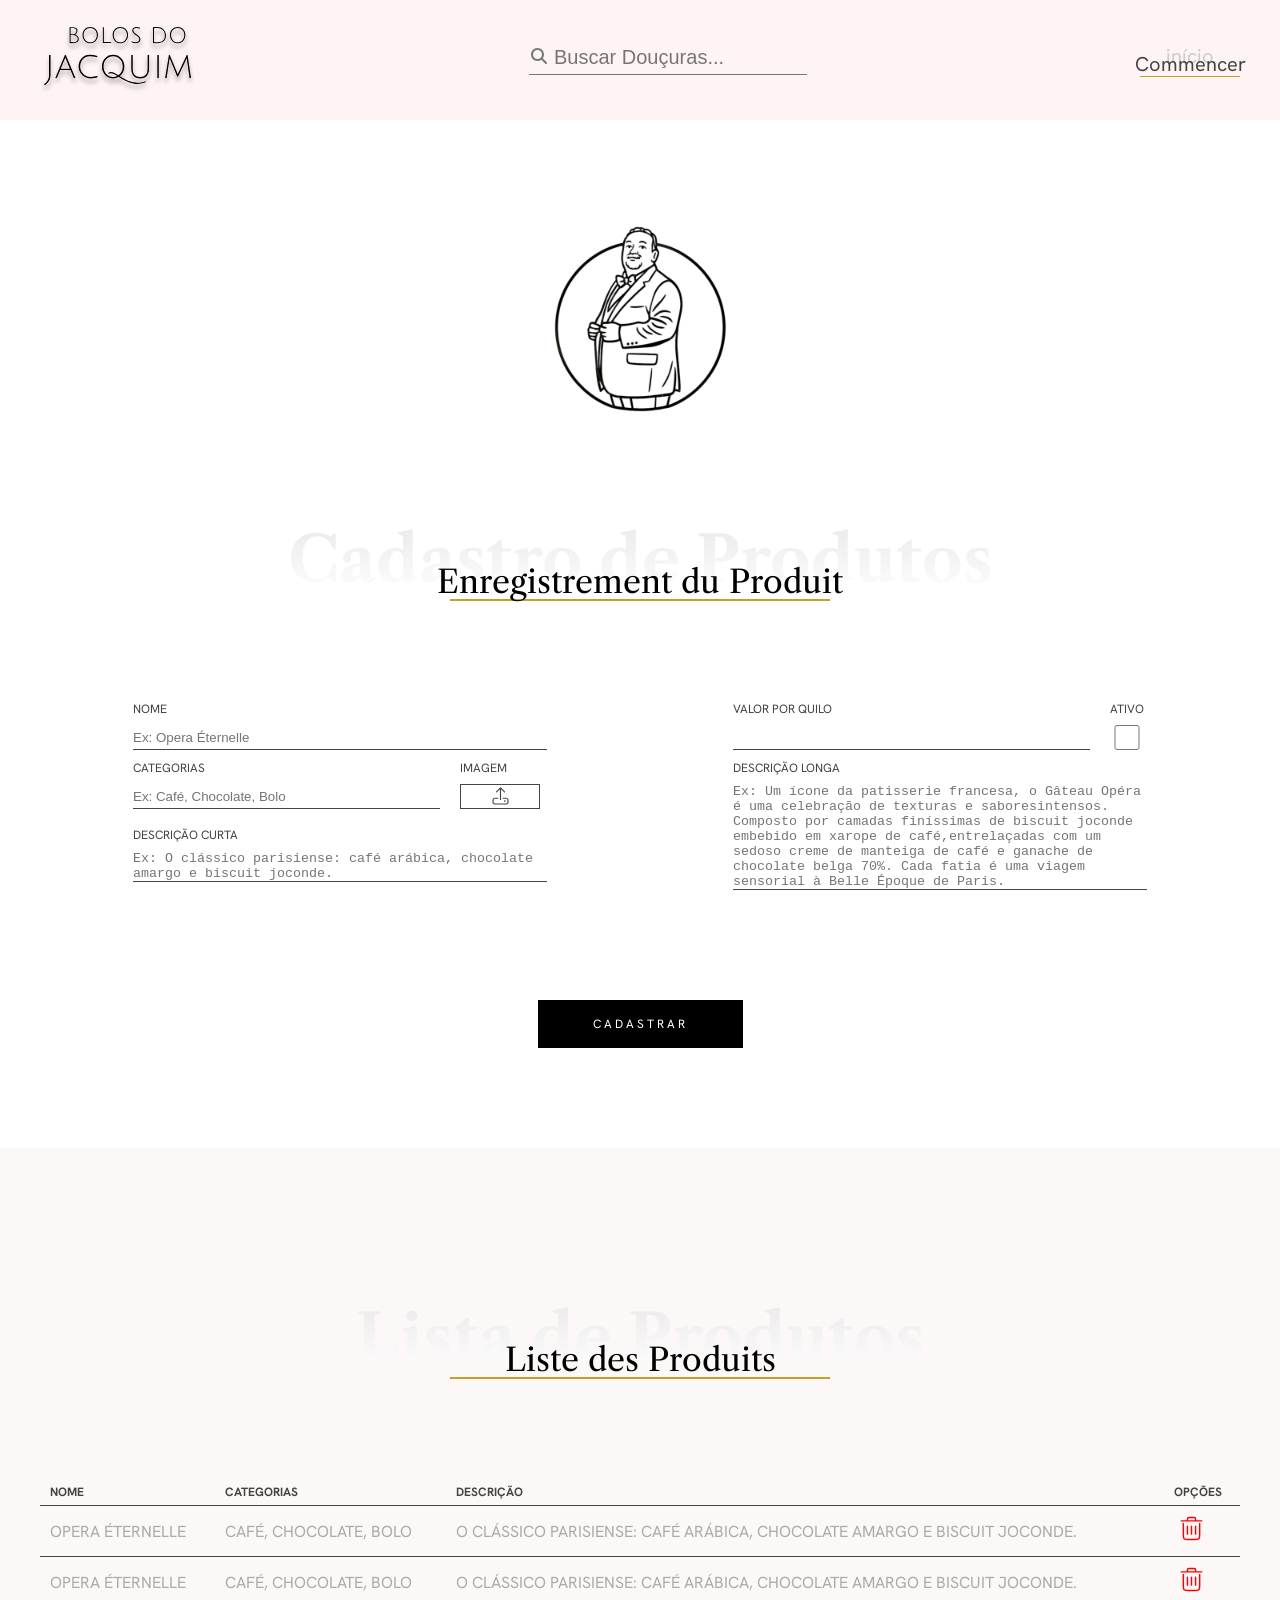
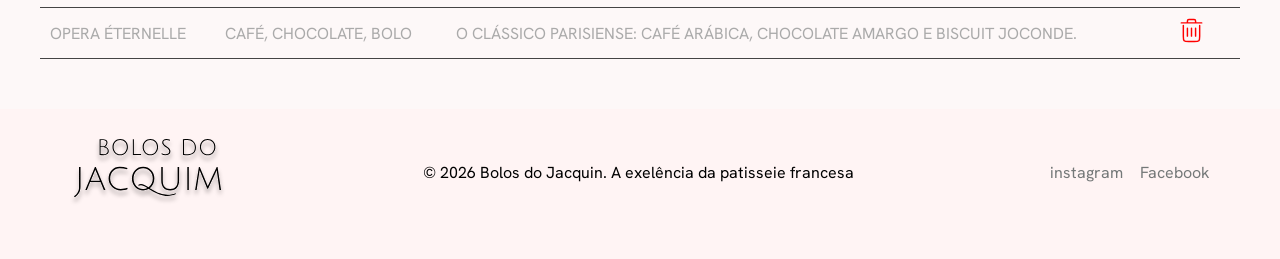
<file: admProdutos/index.html>
<!DOCTYPE html>
<html lang="pt-br">

<head>
    <meta charset="UTF-8">
    <meta name="viewport" content="width=device-width, initial-scale=1.0">
    <title>bolos do jacquin</title>
    <link rel="stylesheet" href="style.css">
    <link rel="preconnect" href="https://fonts.googleapis.com">
    <link rel="preconnect" href="https://fonts.gstatic.com" crossorigin>
    <link
        href="https://fonts.googleapis.com/css2?family=Hanken+Grotesk:ital,wght@0,100..900;1,100..900&family=Libre+Caslon+Text:ital,wght@0,400;0,700;1,400&display=swap"
        rel="stylesheet">

</head>

<body>
    <header>
        <div class="container header_container">
            <img src="../img/logo.svg" alt="logo bolos do jacquin">

            <div class="box_busca">
                <svg xmlns="http://www.w3.org/2000/svg"
                    viewBox="0 0 640 640"><!--!Font Awesome Free 7.3.1 by @fontawesome - https://fontawesome.com License - https://fontawesome.com/license/free Copyright 2026 Fonticons, Inc.-->
                    <path
                        d="M480 272C480 317.9 465.1 360.3 440 394.7L566.6 521.4C579.1 533.9 579.1 554.2 566.6 566.7C554.1 579.2 533.8 579.2 521.3 566.7L394.7 440C360.3 465.1 317.9 480 272 480C157.1 480 64 386.9 64 272C64 157.1 157.1 64 272 64C386.9 64 480 157.1 480 272zM272 416C351.5 416 416 351.5 416 272C416 192.5 351.5 128 272 128C192.5 128 128 192.5 128 272C128 351.5 192.5 416 272 416z" />
                </svg>
                <input type="text" placeholder="Buscar Douçuras...">
            </div>

            <a class="link_inicio" href="">
                início
                <span>Commencer</span>
                <hr>
            </a>

            <button>
                <svg xmlns="http://www.w3.org/2000/svg"
                    viewBox="0 0 640 640"><!--!Font Awesome Free 7.3.1 by @fontawesome - https://fontawesome.com License - https://fontawesome.com/license/free Copyright 2026 Fonticons, Inc.-->
                    <path
                        d="M96 160C96 142.3 110.3 128 128 128L512 128C529.7 128 544 142.3 544 160C544 177.7 529.7 192 512 192L128 192C110.3 192 96 177.7 96 160zM96 320C96 302.3 110.3 288 128 288L512 288C529.7 288 544 302.3 544 320C544 337.7 529.7 352 512 352L128 352C110.3 352 96 337.7 96 320zM544 480C544 497.7 529.7 512 512 512L128 512C110.3 512 96 497.7 96 480C96 462.3 110.3 448 128 448L512 448C529.7 448 544 462.3 544 480z" />
                </svg>
            </button>
        </div>

    </header>
    <main>
        <h1> Pagina administrativa - bolos do jacquin</h1>
        <section class="cad_produtos">
            <div class="container cad_container">
                <img class="icon_jacquin" src="../img/Logo Bolos do Jacquin.png" alt="">
                <div class="box_h2">
                    <h2>Cadastro de Produtos</h2>
                    <span>Enregistrement du Produit</span>
                    <hr>
                </div>

                <form action="">
                    <div class="inputs_form">
                        <div class="form_coluna1">
                            <div class="linha_form lf_coluna">
                                <label for="nome">nome</label>
                                <input placeholder="Ex: Opera Éternelle" type="text" name="" id="">
                            </div>
                            <div class="linha_form lf_linha">
                                <div class="input_cat lf_coluna">
                                    <label for="">categorias</label>
                                    <input type="text" placeholder="Ex: Café, Chocolate, Bolo" name="" id="">
                                </div>
                                <div class="input_img lf_coluna">
                                    <span>imagem</span>
                                    <label for="img">
                                        <svg xmlns="http://www.w3.org/2000/svg"
                                            viewBox="0 0 640 640"><!--! Font Awesome Pro 7.3.1 by @fontawesome - https://fontawesome.com License - https://fontawesome.com/license (Commercial License) Copyright 2026 Fonticons, Inc. -->
                                            <path fill="currentColor"
                                                d="M336 118.6L336 400C336 408.8 328.8 416 320 416C311.2 416 304 408.8 304 400L304 118.6L219.3 203.3C213.1 209.5 202.9 209.5 196.7 203.3C190.5 197.1 190.5 186.9 196.7 180.7L308.7 68.7C314.9 62.5 325.1 62.5 331.3 68.7L443.3 180.7C449.5 186.9 449.5 197.1 443.3 203.3C437.1 209.5 426.9 209.5 420.7 203.3L336 118.6zM256 384L160 384C142.3 384 128 398.3 128 416L128 480C128 497.7 142.3 512 160 512L480 512C497.7 512 512 497.7 512 480L512 416C512 398.3 497.7 384 480 384L384 384L384 352L480 352C515.3 352 544 380.7 544 416L544 480C544 515.3 515.3 544 480 544L160 544C124.7 544 96 515.3 96 480L96 416C96 380.7 124.7 352 160 352L256 352L256 384zM416 448C416 434.7 426.7 424 440 424C453.3 424 464 434.7 464 448C464 461.3 453.3 472 440 472C426.7 472 416 461.3 416 448z" />
                                        </svg>
                                    </label>
                                    <input type="file" name="img" id="img">
                                </div>
                            </div>
                            <div class="linha_form lf_coluna">
                                <label for="">descrição curta</label>
                                <textarea
                                    placeholder="Ex: O clássico parisiense: café arábica, chocolate amargo e biscuit joconde."
                                    name="" id="" rows="2"></textarea>
                            </div>
                        </div>
                        <div class="form_coluna2">
                            <div class="linha_form lf_linha">
                                <div class="input_valor lf_coluna">
                                    <label for="">valor por quilo</label>
                                    <input type="text" name="" id="">
                                </div>
                                <div class="input_ativo lf_coluna">
                                    <label for="">ativo</label>
                                    <input type="checkbox" name="" id="">
                                </div>
                            </div>

                            <div class="linha_form lf_coluna">
                                <label for="">descrição longa</label>
                                <textarea name="" id="" rows="7"
                                    placeholder="Ex: Um ícone da patisserie francesa, o Gâteau Opéra é uma celebração de texturas e saboresintensos. Composto por camadas finíssimas de biscuit joconde embebido em xarope de café,entrelaçadas com um sedoso creme de manteiga de café e ganache de chocolate belga 70%. Cada fatia é uma viagem sensorial à Belle Époque de Paris."></textarea>
                            </div>
                        </div>
                    </div>
                    <input type="button" value="cadastrar">
                </form>
            </div>

        </section>

        <section class="list_produtos">
            <div class="container list_container">
                <div class="box_h2">
                    <h2>Lista de Produtos</h2>
                    <span>Liste des Produits</span>
                    <hr>
                </div>

                <table>
                    <thead>
                        <tr>
                            <th>nome</th>
                            <th>categorias</th>
                            <th>descrição</th>
                            <th>opções</th>
                        </tr>
                    </thead>
                    <tbody>
                        <tr>
                            <td data-cell="nome">Opera Éternelle</td>
                            <td data-cell="categorias">Café, Chocolate, Bolo</td>
                            <td data-cell="descrição">O clássico parisiense: café
                                arábica, chocolate amargo e biscuit
                                joconde.</td>
                            <td data-cell="opções">
                                <?xml version="1.0" encoding="utf-8"?><!-- Uploaded to: SVG Repo, www.svgrepo.com, Generator: SVG Repo Mixer Tools -->
                                <svg viewBox="0 0 24 24" fill="none" xmlns="http://www.w3.org/2000/svg">
                                    <path
                                        d="M5 6.77273H9.2M19 6.77273H14.8M9.2 6.77273V5.5C9.2 4.94772 9.64772 4.5 10.2 4.5H13.8C14.3523 4.5 14.8 4.94772 14.8 5.5V6.77273M9.2 6.77273H14.8M6.4 8.59091V15.8636C6.4 17.5778 6.4 18.4349 6.94673 18.9675C7.49347 19.5 8.37342 19.5 10.1333 19.5H13.8667C15.6266 19.5 16.5065 19.5 17.0533 18.9675C17.6 18.4349 17.6 17.5778 17.6 15.8636V8.59091M9.2 10.4091V15.8636M12 10.4091V15.8636M14.8 10.4091V15.8636"
                                        stroke="#FF0000" stroke-linecap="round" stroke-linejoin="round" />
                                </svg>
                            </td>
                        </tr>
                        <tr>
                            <td data-cell="nome">Opera Éternelle</td>
                            <td data-cell="categorias">Café, Chocolate, Bolo</td>
                            <td data-cell="descrição">O clássico parisiense: café
                                arábica, chocolate amargo e biscuit
                                joconde.</td>
                            <td data-cell="opções">
                                <?xml version="1.0" encoding="utf-8"?><!-- Uploaded to: SVG Repo, www.svgrepo.com, Generator: SVG Repo Mixer Tools -->
                                <svg viewBox="0 0 24 24" fill="none" xmlns="http://www.w3.org/2000/svg">
                                    <path
                                        d="M5 6.77273H9.2M19 6.77273H14.8M9.2 6.77273V5.5C9.2 4.94772 9.64772 4.5 10.2 4.5H13.8C14.3523 4.5 14.8 4.94772 14.8 5.5V6.77273M9.2 6.77273H14.8M6.4 8.59091V15.8636C6.4 17.5778 6.4 18.4349 6.94673 18.9675C7.49347 19.5 8.37342 19.5 10.1333 19.5H13.8667C15.6266 19.5 16.5065 19.5 17.0533 18.9675C17.6 18.4349 17.6 17.5778 17.6 15.8636V8.59091M9.2 10.4091V15.8636M12 10.4091V15.8636M14.8 10.4091V15.8636"
                                        stroke="#FF0000" stroke-linecap="round" stroke-linejoin="round" />
                                </svg>
                            </td>
                        </tr>
                        <tr>
                            <td data-cell="nome">Opera Éternelle</td>
                            <td data-cell="categorias">Café, Chocolate, Bolo</td>
                            <td data-cell="descrição">O clássico parisiense: café
                                arábica, chocolate amargo e biscuit
                                joconde.</td>
                            <td data-cell="opções">
                                <?xml version="1.0" encoding="utf-8"?><!-- Uploaded to: SVG Repo, www.svgrepo.com, Generator: SVG Repo Mixer Tools -->
                                <svg viewBox="0 0 24 24" fill="none" xmlns="http://www.w3.org/2000/svg">
                                    <path
                                        d="M5 6.77273H9.2M19 6.77273H14.8M9.2 6.77273V5.5C9.2 4.94772 9.64772 4.5 10.2 4.5H13.8C14.3523 4.5 14.8 4.94772 14.8 5.5V6.77273M9.2 6.77273H14.8M6.4 8.59091V15.8636C6.4 17.5778 6.4 18.4349 6.94673 18.9675C7.49347 19.5 8.37342 19.5 10.1333 19.5H13.8667C15.6266 19.5 16.5065 19.5 17.0533 18.9675C17.6 18.4349 17.6 17.5778 17.6 15.8636V8.59091M9.2 10.4091V15.8636M12 10.4091V15.8636M14.8 10.4091V15.8636"
                                        stroke="#FF0000" stroke-linecap="round" stroke-linejoin="round" />
                                </svg>
                            </td>
                        </tr>
                    </tbody>
                </table>
            </div>


        </section>
    </main>

    <footer>
        <div class=" container footer_container">
            <img src="../img/logo.svg" alt="Logo do Bolos do Jacquin">
            <span>© 2026 Bolos do Jacquin. A exelência da patisseie francesa</span>
            <nav class="nav_footer">
                <a href="">instagram</a>
                <a href="">Facebook</a>
            </nav>
        </div>
    </footer>

</body>

</html>
</file>
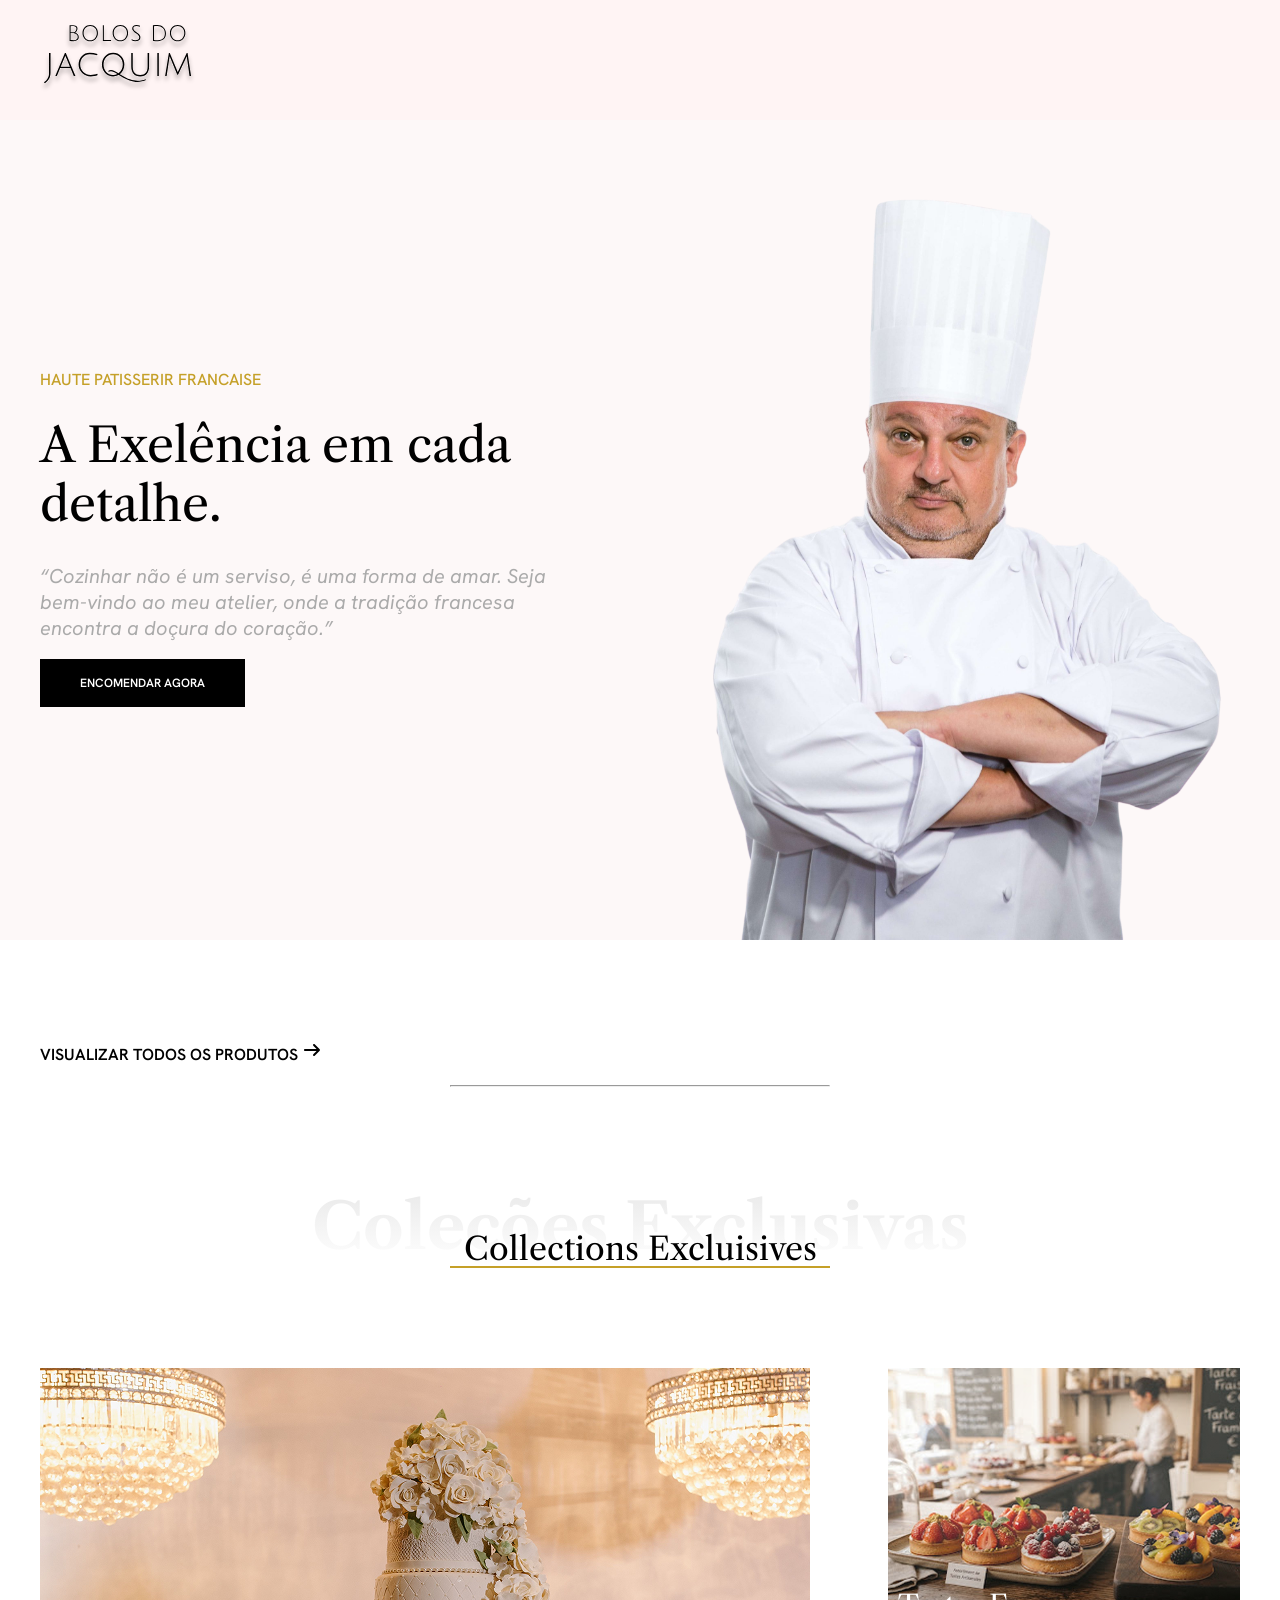
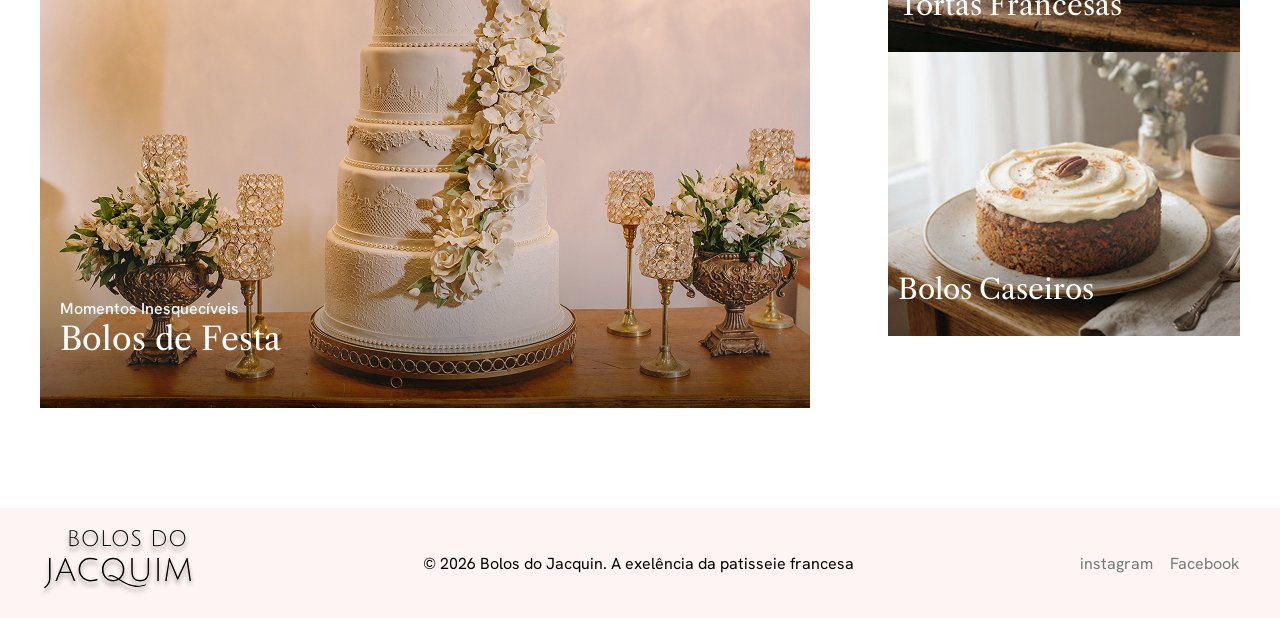
<file: home/index.html>
<!DOCTYPE html>
<html lang="pt-br">

<head>
    <meta charset="UTF-8">
    <meta name="viewport" content="width=device-width, initial-scale=1.0">
    <title>home - bolos do jacquin</title>
    <link rel="stylesheet" href="style.css">
    <link rel="preconnect" href="https://fonts.googleapis.com">
    <link rel="preconnect" href="https://fonts.gstatic.com" crossorigin>
    <link
        href="https://fonts.googleapis.com/css2?family=Hanken+Grotesk:ital,wght@0,100..900;1,100..900&family=Libre+Caslon+Text:ital,wght@0,400;0,700;1,400&display=swap"
        rel="stylesheet">
</head>

<body>
    <header class="home_cabecalho">
        <div class="home_container">
            <img src="../img/logo.svg" alt="LOGO BOLOS DO jacquin">
        </div>
    </header>
    <main>
        <h1>pagina inicial bolos do</h1>
        <section class="home_banner">
            <div class="home_container banner_container">
                <div class="box_texto_banner">
                    <span class="linha1">haute patisserir francaise</span><br>
                    <span class="linha2"> A Exelência em cada detalhe.</span>
                    <p class="linha3">“Cozinhar não é um serviso, é uma forma de amar.
                        Seja bem-vindo ao meu atelier, onde a tradição
                        francesa encontra a doçura do coração.”</p>
                    <a class="linha4" href=>ENCOMENDAR AGORA</a>
                </div>
                <img src="../img/jacquin banner.png" alt="foto do jacquin vestido de dólemã">
            </div>
        </section>

    <section class="home_container home_produtos">
<div class="link_produtos">
    <div>
        <a href="">visualizar todos os produtos</a>
        <svg xmlns="http://www.w3.org/2000/svg" viewBox="0 0 640 640"><!--!Font Awesome Free 7.3.1 by @fontawesome - https://fontawesome.com License - https://fontawesome.com/license/free Copyright 2026 Fonticons, Inc.--><path d="M566.6 342.6C579.1 330.1 579.1 309.8 566.6 297.3L406.6 137.3C394.1 124.8 373.8 124.8 361.3 137.3C348.8 149.8 348.8 170.1 361.3 182.6L466.7 288L96 288C78.3 288 64 302.3 64 320C64 337.7 78.3 352 96 352L466.7 352L361.3 457.4C348.8 469.9 348.8 490.2 361.3 502.7C373.8 515.2 394.1 515.2 406.6 502.7L566.6 342.7z"/></svg>
    </div>
    <hr>
</div>

<div class="home_subtitulo">
<h2>Coleções Exclusivas</h2>
<span> Collections Excluisives</span>
<hr>
</div>

<div class="container_categorias">
    <a href="">
    <div class="img_categoria1">
        <span>Momentos Inesquecíveis</span>
        <h3>Bolos de Festa</h3>
       </div>
    </a>


    <div class="coluna_categorias">
        <a href="">
            <div class="img_categoria2">
                <h3>Tortas Francesas</h3>
            </div>
        </a>
         <a href="">
            <div class="img_categoria3">
<h3>Bolos Caseiros</h3>

            </div>
        </a>
    </div>
</div>

    </section>

    </main>

    <footer>
        <div class="home_container footer_container">
            <img src="../img/logo.svg" alt="Logo do Bolos do Jacquin">
            <span>© 2026 Bolos do Jacquin. A exelência da patisseie francesa</span>
            <nav class="nav_footer">
                <a href="">instagram</a>
                <a href="">Facebook</a>
            </nav>
        </div>
    </footer>

</body>


</html>
</file>
<file: admProdutos/style.css>
* {
    margin: 0;
    padding: 0;
    box-sizing: border-box;
}

:root {
    --corPrincipal: #FFF4F4;
    --fontHanken: "Hanken Grotesk", sans-serif;
    --CorDourado: #C5A028;

    --corSecundaria: #fdf8f8;
}

.container {
    width: 95%;
    max-width: 1200px;
    margin: auto;
    /* background-color: aqua; */
}

h1 {
    position: absolute;
    width: 1px;
    height: 1px;
    margin: -1px;
    overflow: hidden;
}


header {
    background-color: var(--corPrincipal);
    font-family: var(--fontHanken);
}

.header_container {
    display: flex;
    justify-content: space-between;
    align-items: center;
    height: 120px;
}

.box_busca {
    position: relative;
}

.box_busca svg {
    width: 20px;
    position: absolute;
    fill: #747878;

}

.box_busca input {
    padding-left: 25px;
    padding-bottom: 5px;
    background-color: transparent;
    border: none;
    border-bottom: solid 1px #747878;
    font-size: 20px;
}

.box_busca input :focus {
    outline: none;
}

.link_inicio {
    color: #CCCCCC;
    text-decoration: none;
    font-size: 20px;
    position: relative;
    text-align: center;
}

.link_inicio span {
    color: #444444;
    position: absolute;
    left: -5px;
    top: 8px;

}

.link_inicio hr {
    margin-top: 7px;
    width: 100px;
    background-color: var(--CorDourado);
    border: none;
    height: 1px;
}

/* -----------botão menu-------- */

.header_container button {
    background-color: transparent;
    border: none;
    display: none;
}



.header_container button svg {
    width: 45px;

}

/* -----------SEÇÃO CADASTRO DE PRODUTOS-------- */

.cad_container {
    display: flex;
    flex-direction: column;
    align-items: center;
    padding: 100px 0;

}

.icon_jacquin {

    width: 200px;
}


.box_h2 {
    font-family: "Libre Caslon Text", serif;
    /* background-color: aquamarine; */
    display: flex;
    flex-direction: column;
    align-items: center;
    position: relative;
    margin-top: 100px;
    margin-bottom: 100px;


}

.box_h2 h2 {
    font-weight: 700;
    font-size: 64px;
    background-image: linear-gradient(0deg, #FFffff, #E9E9E9);
    background-clip: text;
    -webkit-background-clip: text;

    color: transparent;
    -webkit-text-fill-color: transparent;


}

.box_h2 span {
    font-size: 32px;
    position: absolute;
    bottom: -10px;
    margin-bottom: 10px;
}

.box_h2 hr {
    max-width: 380px;
    width: 100%;
    background-color: #C5A028;
    border: none;
    height: 2px;

}


/* -----------formulario-------- */

form {

    /* background-color: aquamarine; */
    width: 100%;
}

.inputs_form {
    display: flex;
    justify-content: space-around;
    width: 100%;
    max-width: 1200px;

}

.lf_coluna {
    display: flex;
    flex-direction: column;

}

.lf_linha {
    display: flex;
}


.input_img svg {
    width: 23px;


}


.form_coluna1,
.form_coluna2 {
    max-width: 414px;
    width: 45%;

}

.input_img span,
form label {
    font-family: var(--fontHanken);
    text-transform: uppercase;
    color: #444444;
    font-size: 12px;
    font-weight: 00;
    margin-bottom: 8px;
}

.inputs_form input[type=text],
.inputs_form textarea {
    background-color: transparent;
    border: none;
    border-bottom: solid 1px #444444;
    resize: none;
}


.inputs_form input[type=text] :focus,
.inputs_form textarea :focus {
    outline: none;


}

.linha_form {

    margin-bottom: 10px;
}

.inputs_form input[type=file] {
    display: none;

}


.input_img label {
    /* background-color: blueviolet; */
    display: flex;
    align-items: center;
    justify-content: center;
    width: 80px;
    border: solid 1px #444444;
}

.input_img label:hover {
    cursor: pointer;
}



form input[type=checkbox],
form input[type=text] {
    height: 25px;
}

.input_cat {
    width: 79%;
}

.input_cat input {
    max-width: 314px;
    margin-right: 20px;
}

.input_valor {
    width: 91%;
}



.input_valor input {

    margin-right: 20px;
    max-width: 360px;
}

form input[type=button] {
    margin: 100px auto 0;
    display: block;
    font-family: var(--fontHanken);
    border: none;
    font-size: 12px;
    text-transform: uppercase;
    text-decoration: none;
    background-color: #000;
    font-weight: 600px;
    color: #FFFFFF;
    padding: 16px 55px;
    cursor: pointer;
    letter-spacing: 3px;

}

/* -----------LISTA DE PRODUTOS-------- */

.list_produtos {
    background-color: var(--corSecundaria);
    padding-top: 50px;
    padding-bottom: 50px;
}


table {
    /* background-color: aquamarine; */
    width: 100%;
    font-family: var(--fontHanken);
    text-transform: uppercase;
    border-collapse: collapse;

}

thead {
    font-size: 12px;
    font-weight: 600;
    color: #444444;
    text-align: left;
}

tbody {
    color: #AAAAAA;

}




table svg {
    width: 35px;
    /* fill: #bd0000; */

}

th,
td {
    border-bottom: solid 1px #444444;
    padding: 5px 10px;

}


/* --------footer---- */


footer {
    background-color: #fff4f4;
    height: 150px;
    /* margin-bottom: 30px auto 30px; */
}



.footer_container {
    display: flex;
    justify-content: space-between;
    align-items: center;
    padding: 30px 30px;

}

.nav_footer {
    display: flex;
    justify-content: space-between;
    width: 160px;
}



.footer_container span,
.nav_footer a {
    font-family: "Hanken Grotesk", sans-serif;
}

.nav_footer a {
    text-decoration: none;
    color: #747878;
}










/* -----------midias-------- */

@media screen and (max-width:768px) {
    .header_container button {
        display: block;
    }

    .link_inicio,
    .box_busca {
        display: none;
    }

    .box_h2 h2 {
        font-size: 32px;


    }

    .box_h2 span {

        font-size: 20px;
        bottom: -18;
        margin-bottom: 20px;
    }

    .box_h2 hr {

        margin-top: 10px;
        width: 70%;
    }




    /* ---------FORMULARIO---------- */
    .inputs_form {
        flex-direction: column;
        align-items: center;
    }

    .form_coluna1,
    .form_coluna2 {
        max-width: 500px;
        width: 80%;
    }


    /* ---------tabela---------- */

    thead {
        display: none;

    }

    tbody tr {
        display: flex;
        flex-direction: column;
        border: solid 1px #444444;
        border-radius: 10px;
        background-color: #FFFFFF;
        box-shadow: #00000052 5px 5px 5px;
        max-width: 500px;
        margin: 0 auto 50px;


    }


    tbody td {
        border: none;

    }

    tbody td::before {
        content: attr(data-cell) ": ";
        font-size: 12px;
        color: #444444;

    }


    /* ---------footer---------- */

    .footer_container {
        display: flex;
        align-items: center;
        flex-direction: column;
        text-align: center;
        padding: 25px 25px;
    }

    footer img {
        width: 110px;
    }



}
</file>
<file: home/style.css>
* {
    margin: 0;
    padding: 0;
    box-sizing: border-box;
}

h1 {
    position: absolute;
    width: 1px;
    height: 1px;
    margin: -1px;
    overflow: hidden;
}

/* --------- CABECALHO --------- */
.home_cabecalho {
    background-color: #fff4f4;
    height: 120px;
    display: flex;
    justify-content: center;
    align-items: center;
}

.home_container {
    /* background-color: aqua; */
    max-width: 1200px;
    /*largura maxima 1200px*/
    width: 95%;
    /*largura 95%*/
    margin: 0 auto;
    /* margin: 0 auto; */
}




/* --------- banner --------- */
.home_banner {
    background-color: #fdf8f8;
}

.box_texto_banner {
    /* background-color: brown; */
    font-family: "Hanken Grotesk", sans-serif;
    max-width: 520px;
}

.banner_container {
    display: flex;
    align-items: center;
    justify-content: space-between;
}

.banner_container img {
    width: 547px;

}

.linha1 {
    color: #C5A028;
    font-size: 16px;
    font-weight: 500;
    text-transform: uppercase;
    margin-bottom: 25px;
    display: inline-block;
}

.linha2 {
    font-family: "Libre Caslon Text", serif;
    font-size: 48px;
    margin-bottom: 30px;
    display: inline-block;
}


.linha3 {
    font-size: 20px;
    font-style: italic;
    color: #AAAAAA;
    margin-bottom: 30px;
    display: inline-block;
}

.linha4 {
    font-weight: 600;
    font-size: 12px;
    text-transform: uppercase;
    color: #FFFFFF;
    text-decoration: none;

    background-color: #000;
    padding: 16px 40px;
}






/* --------- produtos --------- */
.home_produtos {
    padding: 100px 0;
}



.link_produtos a {
    font-family: "Hanken Grotesk", sans-serif;
    font-weight: 600;
    font-size: 16px;
    text-transform: uppercase;

    text-decoration: none;
    color: #000000;
}

.link_produtos svg {
    width: 20px;
}

.link_produtos div {
   
    gap: 20px;
    margin-bottom: 20px;
}


.link_produtos hr {
    max-width: 380px;
    width: 100%;
    margin: 0 auto;
}

.home_subtitulo {
    font-family: "Libre Caslon Text", serif;
    /* background-color: aquamarine; */
    display: flex;
    flex-direction: column;
    align-items: center;
    position: relative;
    margin-top: 100px;
    margin-bottom: 100px;


}

.home_subtitulo h2 {
    font-weight: 700;
    font-size: 64px;
    background-image: linear-gradient(0deg, #FFffff, #E9E9E9);
    background-clip: text;
    -webkit-background-clip: text;

    color: transparent;
    -webkit-text-fill-color: transparent;


}

.home_subtitulo span {
    font-size: 32px;
    position: absolute;
    bottom: -10px;
    margin-bottom: 10px;
}

.home_subtitulo hr {
    max-width: 380px;
    width: 100%;
    background-color: #C5A028;
    border: none;
    height: 2px;

}

.img_categoria1 {
    background-image: url(../img/pexels-jonathanborba-26774588\ 1.png);
    /* width: 100%; */
    width: 770px;
    height: 640px;
    display: flex;
    flex-direction: column;
    justify-content: flex-end;
    padding: 50px 20px;
}

.container_categorias{
    display: flex;
    justify-content: space-between;
    width: 100%;
}


.container_categorias a {
    color: #FFffff;
    text-decoration: none;
}


.img_categoria1 span {
    font-family: "Hanken Grotesk", sans-serif;
    font-weight: 500;

}




.img_categoria1 h3 {
    font-size: 32px;
}

.home_produtos h3 {
font-family: "Libre Caslon Text", serif;
font-weight: 400;
}


.home_container h3 {
    font-family: "Libre Caslon Text", serif;

}


.img_categoria2 {

    background-image: url(../img/Image\ \(1\).png);

}


.img_categoria3 {

    background-image: url(../img/Image\ \(2\).png)
}


.img_categoria2,
.img_categoria3 {
    /* width: 25px; */
    width: 352px;
    height: 284px;
    display: flex;
    align-items: flex-end;
    padding: 30px 10px;
    font-size: 24px;
     
}


/* --------- footer --------- */

footer{
    background-color: #fff4f4;
    height: 110px;
    display: flex;
    align-items: center;
}



.footer_container{
    display: flex;
    justify-content: space-between;
    align-items: center;


}

.nav_footer{
    display: flex;
    justify-content: space-between;
    width: 160px;
}



.footer_container span,
.nav_footer a{
    font-family: "Hanken Grotesk", sans-serif;
}

.nav_footer a{
text-decoration: none;
color: #747878;
}
</file>
